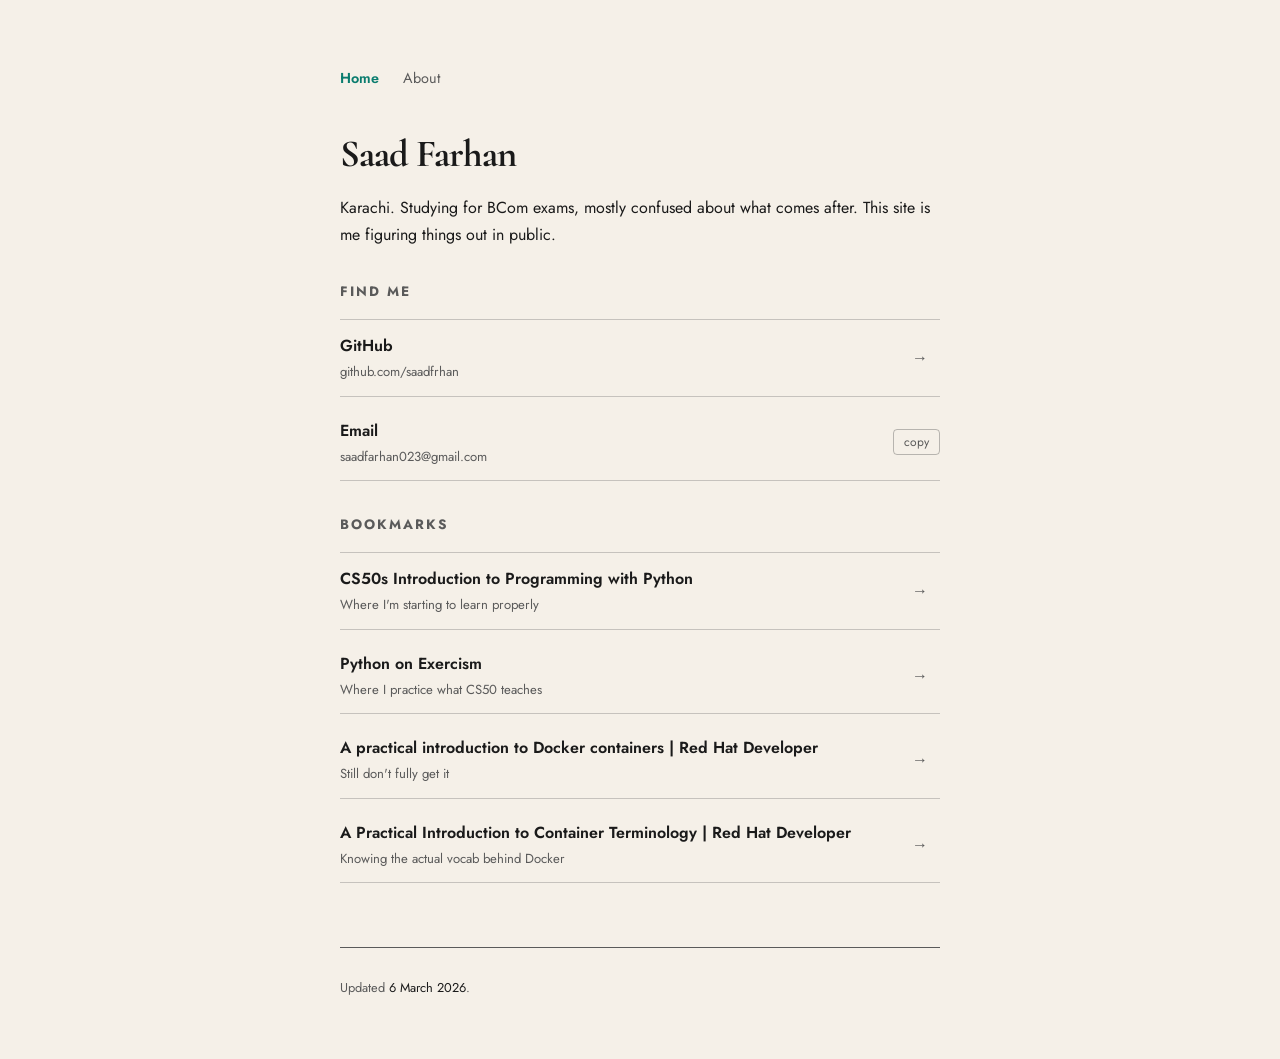
<file: index.html>
<!doctype html>
<html lang="en">
  <head>
    <meta charset="UTF-8" />
    <meta name="viewport" content="width=device-width, initial-scale=1.0" />
    <meta name="description" content="Saad Farhan - links and bookmarks." />
    <meta name="theme-color" content="#0f0f0f" />
    <meta name="author" content="Saad Farhan" />
    <meta property="og:description" content="Links and bookmarks." />
    <meta property="og:title" content="Saad Farhan" />
    <meta property="og:type" content="website" />
    <meta property="og:url" content="https://saadfrhan.is-a.dev" />
    <meta
      property="og:image"
      content="https://saadfrhan.is-a.dev/og-image.png"
    />
    <meta property="og:image:width" content="1200" />
    <meta property="og:image:height" content="630" />
    <title>Saad Farhan</title>
    <link rel="preconnect" href="https://fonts.googleapis.com" />
    <link rel="preconnect" href="https://fonts.gstatic.com" crossorigin />
    <link
      rel="preload"
      as="style"
      href="https://fonts.googleapis.com/css2?family=Cormorant:wght@700&family=Jost:wght@400;600&display=swap"
      onload="
        this.onload = null;
        this.rel = 'stylesheet';
      "
    />
    <noscript>
      <link
        rel="stylesheet"
        href="https://fonts.googleapis.com/css2?family=Cormorant:wght@700&family=Jost:wght@400;600&display=swap"
      />
    </noscript>
    <link rel="stylesheet" href="style.css" />
    <link
      rel="icon"
      href="data:image/svg+xml,<svg xmlns='http://www.w3.org/2000/svg' viewBox='0 0 100 100'><text y='.9em' font-size='90'>🌙</text></svg>"
    />
    <link rel="canonical" href="https://saadfrhan.is-a.dev" />
    <link
      rel="alternate"
      type="application/rss+xml"
      title="Saad Farhan"
      href="/feed.xml"
    />
  </head>

  <body>
    <nav>
      <a href="index.html" class="active">Home</a>
      <a href="about.html">About</a>
    </nav>

    <main>
      <section>
        <div class="header-left">
          <h1>Saad Farhan</h1>
        </div>
        <p class="bio">
          Karachi. Studying for BCom exams, mostly confused about what comes
          after. This site is me figuring things out in public.
        </p>
      </section>
      <section>
        <h2>Find me</h2>
        <ul class="links">
          <li>
            <a href="https://github.com/saadfrhan">
              <span class="link-text">
                <span class="link-title">GitHub</span>
                <span class="link-desc">github.com/saadfrhan</span>
              </span>
            </a>
          </li>
          <li>
            <a href="mailto:saadfarhan023@gmail.com" class="email-link">
              <span class="link-text">
                <span class="link-title">Email</span>
                <span class="link-desc">saadfarhan023@gmail.com</span>
              </span>
            </a>
            <button class="copy-btn" data-email="saadfarhan023@gmail.com">
              copy
            </button>
          </li>
        </ul>
      </section>

      <section>
        <h2>Bookmarks</h2>
        <ul class="bookmarks">
          <li>
            <a href="https://cs50.harvard.edu/python/weeks/0/">
              <span class="link-text">
                <span class="link-title"
                  >CS50s Introduction to Programming with Python</span
                >
                <span class="link-desc"
                  >Where I'm starting to learn properly</span
                >
              </span>
            </a>
          </li>
          <li>
            <a href="https://exercism.org/tracks/python">
              <span class="link-text">
                <span class="link-title"> Python on Exercism </span>
                <span class="link-desc">
                  Where I practice what CS50 teaches
                </span>
              </span>
            </a>
          </li>
          <li>
            <a
              href="https://developers.redhat.com/blog/2014/05/15/practical-introduction-to-docker-containers"
            >
              <span class="link-text">
                <span class="link-title">
                  A practical introduction to Docker containers | Red Hat
                  Developer
                </span>
                <span class="link-desc"> Still don't fully get it </span>
              </span>
            </a>
          </li>
          <li>
            <a
              href="https://developers.redhat.com/blog/2018/02/22/container-terminology-practical-introduction#background"
            >
              <span class="link-text">
                <span class="link-title">
                  A Practical Introduction to Container Terminology | Red Hat
                  Developer
                </span>
                <span class="link-desc">
                  Knowing the actual vocab behind Docker
                </span>
              </span>
            </a>
          </li>
        </ul>
      </section>
    </main>

    <footer>
      <p>Updated <time datetime="2026-03-06">6 March 2026</time>.</p>
    </footer>
    <script>
      const btn = document.querySelector(".copy-btn");

      btn.addEventListener("click", () => {
        const email = btn.dataset.email;

        navigator.clipboard.writeText(email).then(() => {
          btn.textContent = "copied ✓";
          btn.classList.add("copied");

          setTimeout(() => {
            btn.textContent = "copy";
            btn.classList.remove("copied");
          }, 2000);
        });
      });
    </script>
  </body>
</html>
</file>
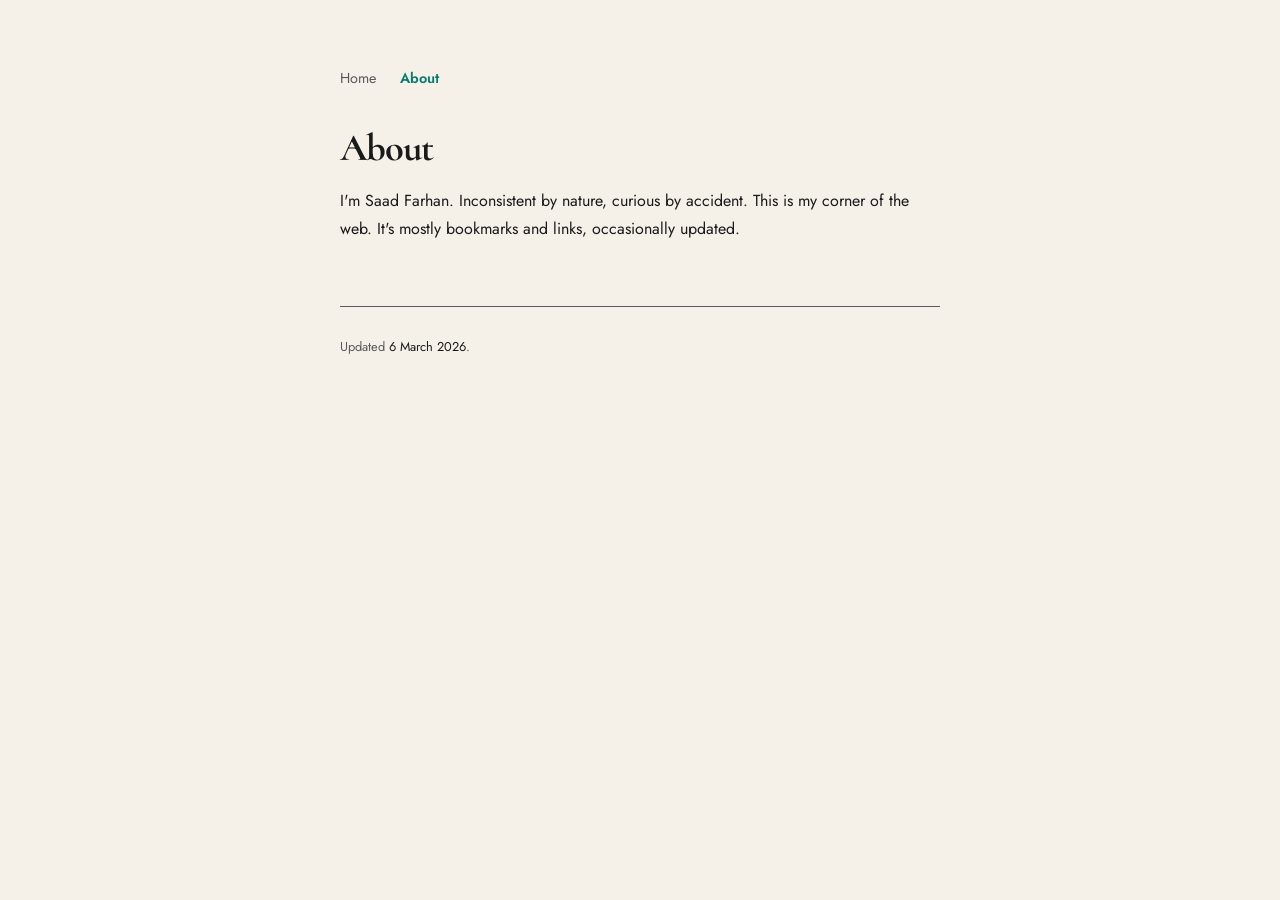
<file: about.html>
<!doctype html>
<html lang="en">
  <head>
    <meta charset="UTF-8" />
    <meta name="viewport" content="width=device-width, initial-scale=1.0" />
    <meta name="description" content="About Saad Farhan" />
    <meta name="theme-color" content="#0f0f0f" />
    <meta
      property="og:image"
      content="https://saadfrhan.is-a.dev/og-image.png"
    />
    <meta property="og:image:width" content="1200" />
    <meta property="og:image:height" content="630" />
    <title>About — Saad Farhan</title>
    <link rel="preconnect" href="https://fonts.googleapis.com" />
    <link rel="preconnect" href="https://fonts.gstatic.com" crossorigin />
    <link
      rel="preload"
      as="style"
      href="https://fonts.googleapis.com/css2?family=Cormorant:wght@700&family=Jost:wght@400;600&display=swap"
      onload="
        this.onload = null;
        this.rel = 'stylesheet';
      "
    />
    <noscript>
      <link
        rel="stylesheet"
        href="https://fonts.googleapis.com/css2?family=Cormorant:wght@700&family=Jost:wght@400;600&display=swap"
      />
    </noscript>
    <link rel="stylesheet" href="style.css" />
    <link
      rel="icon"
      href="data:image/svg+xml,<svg xmlns='http://www.w3.org/2000/svg' viewBox='0 0 100 100'><text y='.9em' font-size='90'>🌙</text></svg>"
    />
    <link rel="canonical" href="https://saadfrhan.is-a.dev" />
    <link
      rel="alternate"
      type="application/rss+xml"
      title="Saad Farhan"
      href="/feed.xml"
    />
  </head>
  <body>
    <nav>
      <a href="index.html">Home</a>
      <a href="about.html" class="active">About</a>
    </nav>

    <main>
      <h1>About</h1>
      <p class="bio">
        I'm Saad Farhan. Inconsistent by nature, curious by accident. This is my
        corner of the web. It's mostly bookmarks and links, occasionally
        updated.
      </p>
    </main>

    <footer>
      <p>Updated <time datetime="2026-03-06">6 March 2026</time>.</p>
    </footer>
  </body>
</html>
</file>
<file: style.css>
/* ============================================
   CSS VARIABLES
   ============================================ */
:root {
  --bg: #0f0f0f;
  --text: #e8e8e8;
  --accent: #7fdbca;
  --muted: #7a8a85;
}

/* ============================================
   BASE STYLES
   ============================================ */
body {
  max-width: 600px;
  margin: 60px auto;
  padding: 0 20px;
  font-family: "Jost", Georgia, serif;
  background-color: var(--bg);
  color: var(--text);
  line-height: 1.7;
}

ul {
  padding-left: 0;
  list-style: none;
}

li {
  margin-bottom: 0.5rem;
}

/* ============================================
   TYPOGRAPHY
   ============================================ */
h1 {
  font-family: "Cormorant", Georgia, serif;
  font-size: 2.4rem;
  letter-spacing: -1px;
  margin-bottom: 4px;
}

h2 {
  color: var(--muted);
  font-size: 0.85rem;
  text-transform: uppercase;
  letter-spacing: 2px;
  margin-top: 2rem;
  margin-bottom: 0.75rem;
}

/* ============================================
   LINKS
   ============================================ */
a {
  color: var(--accent);
  text-decoration: none;
  transition:
    color 200ms ease,
    opacity 200ms ease;
}

a:hover {
  color: var(--text);
  opacity: 0.8;
}

li a {
  display: inline-block;
  transition:
    transform 150ms ease,
    color 150ms ease;
}

li a:hover {
  color: var(--text);
}

/* ============================================
   NAVIGATION
   ============================================ */
nav {
  display: flex;
  gap: 1.5rem;
  padding-top: 6px;
}

nav a {
  font-size: 0.9rem;
  color: var(--muted);
  transition: color 150ms ease;
}

nav a:hover {
  color: var(--text);
}

nav a.active {
  color: var(--accent);
  font-weight: 600;
}

/* ============================================
   COMPONENTS
   ============================================ */

/* Bio Section */
.bio {
  margin-top: 6px;
}

/* Bookmarks & Links Lists */
.bookmarks,
.links {
  padding: 0;
  list-style: none;
}

.bookmarks li,
.links li {
  border-bottom: 1px solid color-mix(in srgb, var(--muted) 30%, transparent);
}

.bookmarks li:first-child,
.links li:first-child {
  border-top: 1px solid color-mix(in srgb, var(--muted) 30%, transparent);
}

.bookmarks a,
.links a {
  display: grid;
  grid-template-columns: 1fr auto;
  align-items: center;
  width: 100%;
  padding: 0.75rem 0;
  color: var(--text);
  transition: padding-left 150ms ease;
}

.bookmarks a::after,
.links a::after {
  content: "→";
  color: var(--muted);
  padding-right: 0.75rem;
  transition:
    color 150ms ease,
    transform 150ms ease;
}

.bookmarks a:hover,
.links a:hover {
  padding-left: 6px;
  color: var(--accent);
}

.bookmarks a:hover::after,
.links a:hover::after {
  color: var(--accent);
  transform: translateX(4px);
}

.links li {
  display: flex;
  align-items: center;
  justify-content: space-between;
}

.links li a {
  flex: 1;
}

.copy-btn {
  background: none;
  border: 1px solid color-mix(in srgb, var(--muted) 40%, transparent);
  color: var(--muted);
  font-family: "Jost", Georgia, serif;
  font-size: 0.75rem;
  padding: 3px 10px;
  border-radius: 4px;
  cursor: pointer;
  transition:
    color 150ms ease,
    border-color 150ms ease;
  white-space: nowrap;
}

.copy-btn:hover {
  color: var(--accent);
  border-color: var(--accent);
}

.copy-btn.copied {
  color: var(--accent);
  border-color: var(--accent);
}

.email-link::after {
  display: none;
}

/* Link Text Components */
.link-text {
  display: flex;
  flex-direction: column;
}

.link-title {
  font-weight: 600;
}

.link-desc {
  font-size: 0.82rem;
  color: var(--muted);
  margin-top: 2px;
  display: block;
}

/* ============================================
   FOOTER
   ============================================ */
footer {
  margin-top: 4rem;
  padding-top: 1rem;
  border-top: 1px solid var(--muted);
  font-size: 0.8rem;
  color: var(--muted);
}

footer time {
  color: var(--text);
}

/* ============================================
   ANIMATIONS
   ============================================ */
@keyframes fadein {
  from {
    opacity: 0;
    transform: translateY(8px);
  }
  to {
    opacity: 1;
    transform: translateY(0);
  }
}

main,
footer {
  animation: fadein 500ms ease both;
}

main {
  animation-delay: 100ms;
}

footer {
  animation-delay: 200ms;
}

/* ============================================
   MEDIA QUERIES
   ============================================ */

/* Mobile Styles */
@media (max-width: 600px) {
  body {
    margin: 30px auto;
  }

  h1 {
    font-size: 1.6rem;
  }

  nav {
    padding-top: 0;
  }
}

/* Accessibility - Reduced Motion */
@media (prefers-reduced-motion: reduce) {
  main,
  footer {
    animation: none;
  }
}

/* Light scheme colors */
@media (prefers-color-scheme: light) {
  :root {
    --bg: #f5f0e8;
    --text: #1a1a1a;
    --accent: #0a7c6e;
    --muted: #5a5a5a;
  }
}
</file>
